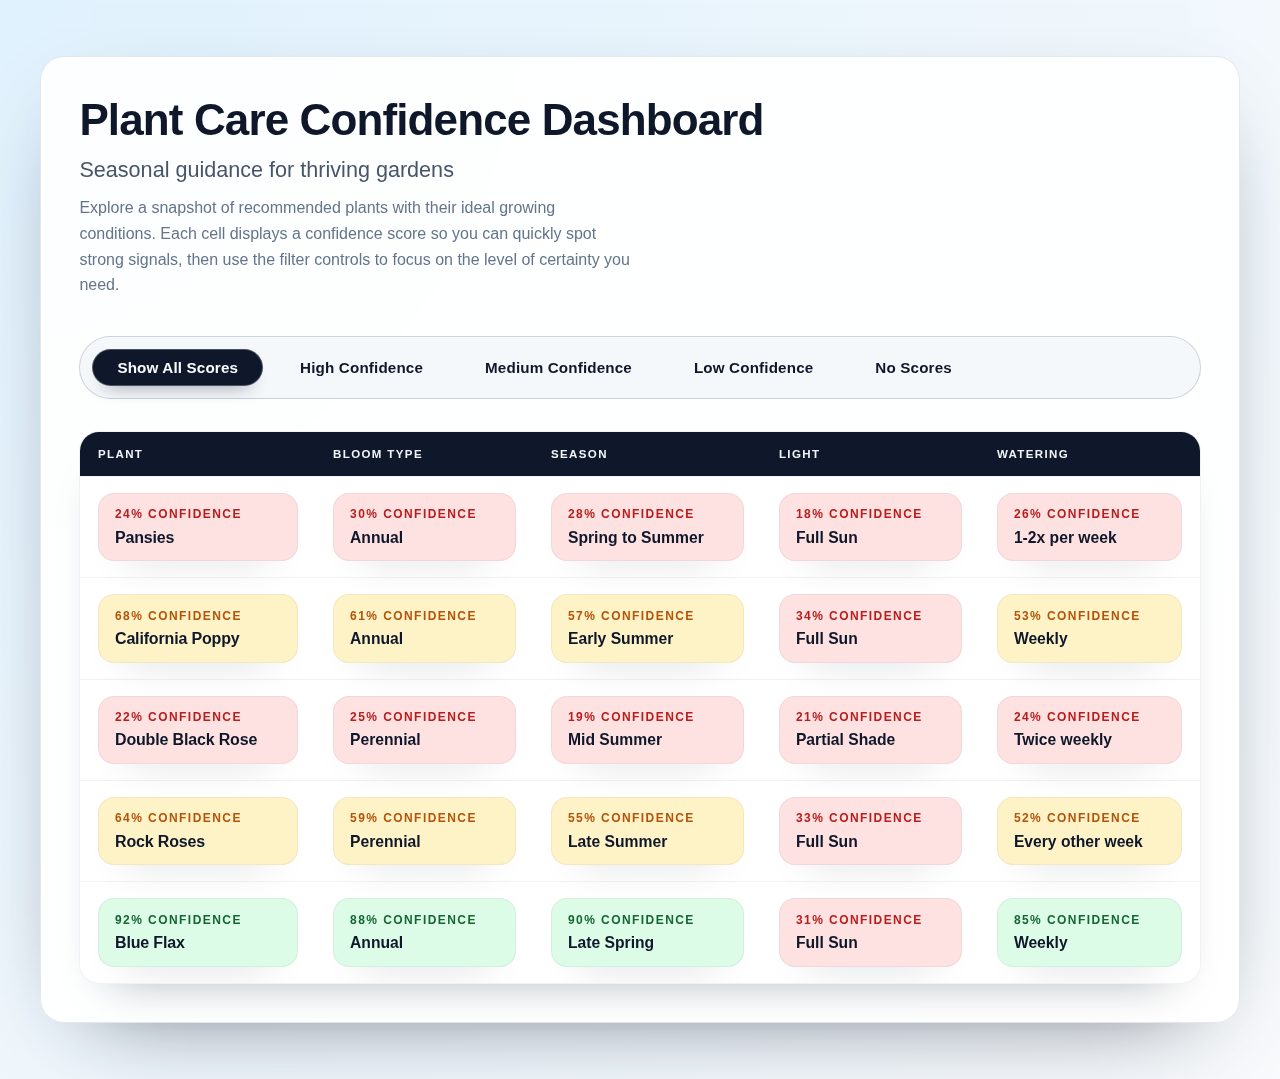
<file: index.html>
<!DOCTYPE html>
<html lang="en">
<head>
  <meta charset="UTF-8">
  <meta name="viewport" content="width=device-width, initial-scale=1.0">
  <title>Plant Care Confidence Dashboard</title>
  <style>
    :root {
      --page-bg-start: #e0f2fe;
      --page-bg-end: #f8fafc;
      --surface-bg: rgba(255, 255, 255, 0.92);
      --surface-border: rgba(148, 163, 184, 0.25);
      --surface-shadow: 0 30px 90px -50px rgba(15, 23, 42, 0.7);
      --text-primary: #0f172a;
      --text-secondary: #475569;
      --muted-text: #64748b;
      --control-bg: rgba(241, 245, 249, 0.75);
      --control-border: rgba(148, 163, 184, 0.45);
      --control-text: #0f172a;
      --control-hover-bg: rgba(148, 163, 184, 0.18);
      --control-active-bg: #0f172a;
      --control-active-text: #f8fafc;
      --table-header-bg: #0f172a;
      --table-header-text: #f1f5f9;
      --table-row-hover: rgba(15, 23, 42, 0.04);
      --badge-border: rgba(15, 23, 42, 0.05);
      --badge-shadow: 0 20px 40px -30px rgba(15, 23, 42, 0.45);
      --badge-high-bg: #dcfce7;
      --badge-high-text: #166534;
      --badge-medium-bg: #fef3c7;
      --badge-medium-text: #b45309;
      --badge-low-bg: #fee2e2;
      --badge-low-text: #b91c1c;
      --badge-none-bg: #e2e8f0;
      --badge-none-text: #475569;
    }

    * {
      box-sizing: border-box;
    }

    body {
      margin: 0;
      min-height: 100vh;
      display: flex;
      justify-content: center;
      padding: 3.5rem 1.5rem;
      font-family: "Inter", "Segoe UI", Roboto, Helvetica, Arial, sans-serif;
      background: radial-gradient(circle at top left, var(--page-bg-start), var(--page-bg-end));
      color: var(--text-primary);
    }

    main.dashboard-shell {
      width: min(1200px, 100%);
      background: var(--surface-bg);
      border: 1px solid var(--surface-border);
      border-radius: 24px;
      padding: clamp(2rem, 3vw, 3rem);
      box-shadow: var(--surface-shadow);
      backdrop-filter: blur(12px);
    }

    .page-header {
      display: grid;
      gap: 0.75rem;
      margin-bottom: clamp(2rem, 3vw, 2.5rem);
    }

    h1 {
      margin: 0;
      font-size: clamp(2.15rem, 4vw, 2.75rem);
      letter-spacing: -0.02em;
    }

    h2 {
      margin: 0;
      font-size: clamp(1.1rem, 2.3vw, 1.35rem);
      font-weight: 500;
      color: var(--text-secondary);
    }

    p.description {
      margin: 0;
      max-width: 62ch;
      color: var(--muted-text);
      line-height: 1.6;
    }

    .controls {
      display: flex;
      gap: 0.75rem;
      flex-wrap: wrap;
      margin-bottom: clamp(1.75rem, 3vw, 2rem);
      padding: 0.75rem;
      border-radius: 999px;
      background: var(--control-bg);
      border: 1px solid var(--control-border);
      box-shadow: inset 0 1px 0 rgba(255, 255, 255, 0.4);
    }

    .controls button {
      border: 1px solid transparent;
      border-radius: 999px;
      padding: 0.55rem 1.5rem;
      font-size: 0.95rem;
      font-weight: 600;
      letter-spacing: 0.01em;
      cursor: pointer;
      color: var(--control-text);
      background-color: transparent;
      transition: background-color 0.2s ease, color 0.2s ease, border-color 0.2s ease, transform 0.2s ease;
    }

    .controls button:hover {
      background-color: var(--control-hover-bg);
      transform: translateY(-1px);
    }

    .controls button.active {
      background-color: var(--control-active-bg);
      color: var(--control-active-text);
      border-color: rgba(255, 255, 255, 0.25);
      box-shadow: 0 12px 18px -12px rgba(15, 23, 42, 0.45);
    }

    .table-card {
      background: rgba(255, 255, 255, 0.98);
      border-radius: 20px;
      overflow: hidden;
      border: 1px solid rgba(148, 163, 184, 0.15);
      box-shadow: 0 24px 45px -32px rgba(15, 23, 42, 0.4);
    }

    .table-card table {
      width: 100%;
      border-collapse: collapse;
    }

    thead {
      background: var(--table-header-bg);
      color: var(--table-header-text);
      text-transform: uppercase;
      font-size: 0.72rem;
      letter-spacing: 0.12em;
    }

    th,
    td {
      padding: 1rem 1.1rem;
      text-align: left;
      border-bottom: 1px solid rgba(148, 163, 184, 0.15);
      vertical-align: top;
    }

    tbody tr:last-of-type td {
      border-bottom: none;
    }

    tbody tr:hover {
      background: var(--table-row-hover);
    }

    td.plant .cell-value {
      font-weight: 700;
      font-size: 1rem;
      letter-spacing: -0.01em;
    }

    .confidence-badge {
      display: flex;
      flex-direction: column;
      gap: 0.45rem;
      align-items: flex-start;
      border-radius: 16px;
      padding: 0.85rem 1rem;
      background: var(--badge-none-bg);
      color: var(--badge-none-text);
      border: 1px solid var(--badge-border);
      box-shadow: var(--badge-shadow);
      transition: background-color 0.2s ease, color 0.2s ease, transform 0.2s ease;
    }

    .confidence-badge:hover {
      transform: translateY(-2px);
    }

    .confidence-score {
      font-size: 0.75rem;
      font-weight: 700;
      letter-spacing: 0.12em;
      text-transform: uppercase;
    }

    .confidence-score[hidden] {
      display: none;
    }

    .cell-value {
      font-size: 0.98rem;
      font-weight: 600;
      color: var(--text-primary);
    }

    .confidence-high {
      background: var(--badge-high-bg);
      color: var(--badge-high-text);
    }

    .confidence-medium {
      background: var(--badge-medium-bg);
      color: var(--badge-medium-text);
    }

    .confidence-low {
      background: var(--badge-low-bg);
      color: var(--badge-low-text);
    }

    .confidence-none {
      background: var(--badge-none-bg);
      color: var(--badge-none-text);
    }

    @media (max-width: 768px) {
      body {
        padding: 2.5rem 1rem;
      }

      .controls {
        border-radius: 18px;
      }

      th,
      td {
        padding: 0.85rem 0.85rem;
      }

      .confidence-badge {
        width: 100%;
      }
    }
  </style>
</head>
<body>
  <main class="dashboard-shell">
    <header class="page-header">
      <h1>Plant Care Confidence Dashboard</h1>
      <h2>Seasonal guidance for thriving gardens</h2>
      <p class="description">Explore a snapshot of recommended plants with their ideal growing conditions. Each cell displays a confidence score so you can quickly spot strong signals, then use the filter controls to focus on the level of certainty you need.</p>
    </header>

    <div class="controls" role="group" aria-label="Confidence filters">
      <button type="button" class="active" aria-pressed="true" data-filter="all">Show All Scores</button>
      <button type="button" aria-pressed="false" data-filter="high">High Confidence</button>
      <button type="button" aria-pressed="false" data-filter="medium">Medium Confidence</button>
      <button type="button" aria-pressed="false" data-filter="low">Low Confidence</button>
      <button type="button" aria-pressed="false" data-filter="none">No Scores</button>
    </div>

    <div class="table-card">
      <table>
        <thead>
          <tr>
            <th>Plant</th>
            <th>Bloom Type</th>
        <th>Season</th>
        <th>Light</th>
        <th>Watering</th>
      </tr>
    </thead>
    <tbody>
      <tr data-row-confidence="low">
        <td class="plant" data-confidence-level="low" data-confidence-score="24% CONFIDENCE" data-value-text="Pansies">
          <div class="confidence-badge confidence-low">
            <span class="confidence-score">24% CONFIDENCE</span>
            <span class="cell-value">Pansies</span>
          </div>
        </td>
        <td data-confidence-level="low" data-confidence-score="30% CONFIDENCE" data-value-text="Annual">
          <div class="confidence-badge confidence-low">
            <span class="confidence-score">30% CONFIDENCE</span>
            <span class="cell-value">Annual</span>
          </div>
        </td>
        <td data-confidence-level="low" data-confidence-score="28% CONFIDENCE" data-value-text="Spring to Summer">
          <div class="confidence-badge confidence-low">
            <span class="confidence-score">28% CONFIDENCE</span>
            <span class="cell-value">Spring to Summer</span>
          </div>
        </td>
        <td data-confidence-level="low" data-confidence-score="18% CONFIDENCE" data-value-text="Full Sun">
          <div class="confidence-badge confidence-low">
            <span class="confidence-score">18% CONFIDENCE</span>
            <span class="cell-value">Full Sun</span>
          </div>
        </td>
        <td data-confidence-level="low" data-confidence-score="26% CONFIDENCE" data-value-text="1-2x per week">
          <div class="confidence-badge confidence-low">
            <span class="confidence-score">26% CONFIDENCE</span>
            <span class="cell-value">1-2x per week</span>
          </div>
        </td>
      </tr>
      <tr data-row-confidence="medium">
        <td class="plant" data-confidence-level="medium" data-confidence-score="68% CONFIDENCE" data-value-text="California Poppy">
          <div class="confidence-badge confidence-medium">
            <span class="confidence-score">68% CONFIDENCE</span>
            <span class="cell-value">California Poppy</span>
          </div>
        </td>
        <td data-confidence-level="medium" data-confidence-score="61% CONFIDENCE" data-value-text="Annual">
          <div class="confidence-badge confidence-medium">
            <span class="confidence-score">61% CONFIDENCE</span>
            <span class="cell-value">Annual</span>
          </div>
        </td>
        <td data-confidence-level="medium" data-confidence-score="57% CONFIDENCE" data-value-text="Early Summer">
          <div class="confidence-badge confidence-medium">
            <span class="confidence-score">57% CONFIDENCE</span>
            <span class="cell-value">Early Summer</span>
          </div>
        </td>
        <td data-confidence-level="low" data-confidence-score="34% CONFIDENCE" data-value-text="Full Sun">
          <div class="confidence-badge confidence-low">
            <span class="confidence-score">34% CONFIDENCE</span>
            <span class="cell-value">Full Sun</span>
          </div>
        </td>
        <td data-confidence-level="medium" data-confidence-score="53% CONFIDENCE" data-value-text="Weekly">
          <div class="confidence-badge confidence-medium">
            <span class="confidence-score">53% CONFIDENCE</span>
            <span class="cell-value">Weekly</span>
          </div>
        </td>
      </tr>
      <tr data-row-confidence="low">
        <td class="plant" data-confidence-level="low" data-confidence-score="22% CONFIDENCE" data-value-text="Double Black Rose">
          <div class="confidence-badge confidence-low">
            <span class="confidence-score">22% CONFIDENCE</span>
            <span class="cell-value">Double Black Rose</span>
          </div>
        </td>
        <td data-confidence-level="low" data-confidence-score="25% CONFIDENCE" data-value-text="Perennial">
          <div class="confidence-badge confidence-low">
            <span class="confidence-score">25% CONFIDENCE</span>
            <span class="cell-value">Perennial</span>
          </div>
        </td>
        <td data-confidence-level="low" data-confidence-score="19% CONFIDENCE" data-value-text="Mid Summer">
          <div class="confidence-badge confidence-low">
            <span class="confidence-score">19% CONFIDENCE</span>
            <span class="cell-value">Mid Summer</span>
          </div>
        </td>
        <td data-confidence-level="low" data-confidence-score="21% CONFIDENCE" data-value-text="Partial Shade">
          <div class="confidence-badge confidence-low">
            <span class="confidence-score">21% CONFIDENCE</span>
            <span class="cell-value">Partial Shade</span>
          </div>
        </td>
        <td data-confidence-level="low" data-confidence-score="24% CONFIDENCE" data-value-text="Twice weekly">
          <div class="confidence-badge confidence-low">
            <span class="confidence-score">24% CONFIDENCE</span>
            <span class="cell-value">Twice weekly</span>
          </div>
        </td>
      </tr>
      <tr data-row-confidence="medium">
        <td class="plant" data-confidence-level="medium" data-confidence-score="64% CONFIDENCE" data-value-text="Rock Roses">
          <div class="confidence-badge confidence-medium">
            <span class="confidence-score">64% CONFIDENCE</span>
            <span class="cell-value">Rock Roses</span>
          </div>
        </td>
        <td data-confidence-level="medium" data-confidence-score="59% CONFIDENCE" data-value-text="Perennial">
          <div class="confidence-badge confidence-medium">
            <span class="confidence-score">59% CONFIDENCE</span>
            <span class="cell-value">Perennial</span>
          </div>
        </td>
        <td data-confidence-level="medium" data-confidence-score="55% CONFIDENCE" data-value-text="Late Summer">
          <div class="confidence-badge confidence-medium">
            <span class="confidence-score">55% CONFIDENCE</span>
            <span class="cell-value">Late Summer</span>
          </div>
        </td>
        <td data-confidence-level="low" data-confidence-score="33% CONFIDENCE" data-value-text="Full Sun">
          <div class="confidence-badge confidence-low">
            <span class="confidence-score">33% CONFIDENCE</span>
            <span class="cell-value">Full Sun</span>
          </div>
        </td>
        <td data-confidence-level="medium" data-confidence-score="52% CONFIDENCE" data-value-text="Every other week">
          <div class="confidence-badge confidence-medium">
            <span class="confidence-score">52% CONFIDENCE</span>
            <span class="cell-value">Every other week</span>
          </div>
        </td>
      </tr>
      <tr data-row-confidence="high">
        <td class="plant" data-confidence-level="high" data-confidence-score="92% CONFIDENCE" data-value-text="Blue Flax">
          <div class="confidence-badge confidence-high">
            <span class="confidence-score">92% CONFIDENCE</span>
            <span class="cell-value">Blue Flax</span>
          </div>
        </td>
        <td data-confidence-level="high" data-confidence-score="88% CONFIDENCE" data-value-text="Annual">
          <div class="confidence-badge confidence-high">
            <span class="confidence-score">88% CONFIDENCE</span>
            <span class="cell-value">Annual</span>
          </div>
        </td>
        <td data-confidence-level="high" data-confidence-score="90% CONFIDENCE" data-value-text="Late Spring">
          <div class="confidence-badge confidence-high">
            <span class="confidence-score">90% CONFIDENCE</span>
            <span class="cell-value">Late Spring</span>
          </div>
        </td>
        <td data-confidence-level="low" data-confidence-score="31% CONFIDENCE" data-value-text="Full Sun">
          <div class="confidence-badge confidence-low">
            <span class="confidence-score">31% CONFIDENCE</span>
            <span class="cell-value">Full Sun</span>
          </div>
        </td>
        <td data-confidence-level="high" data-confidence-score="85% CONFIDENCE" data-value-text="Weekly">
          <div class="confidence-badge confidence-high">
            <span class="confidence-score">85% CONFIDENCE</span>
            <span class="cell-value">Weekly</span>
          </div>
        </td>
      </tr>
    </tbody>
      </table>
    </div>
  </main>

  <script>
    const controls = document.querySelector('.controls');
    const buttons = Array.from(controls.querySelectorAll('button'));
    const rows = Array.from(document.querySelectorAll('tbody tr')).map((row) => {
      const cells = Array.from(row.querySelectorAll('td[data-confidence-level]')).map((cell) => {
        const badge = cell.querySelector('.confidence-badge');
        return {
          badge,
          scoreSpan: badge.querySelector('.confidence-score'),
          valueSpan: badge.querySelector('.cell-value'),
          level: cell.dataset.confidenceLevel,
          scoreText: cell.dataset.confidenceScore,
          valueText: cell.dataset.valueText,
        };
      });

      return {
        row,
        overallLevel: row.dataset.rowConfidence,
        cells,
      };
    });

    function applyBadgeState(badge, variant) {
      badge.classList.remove('confidence-high', 'confidence-medium', 'confidence-low', 'confidence-none');
      badge.classList.add(`confidence-${variant}`);
    }

    function setActiveButton(activeButton) {
      buttons.forEach((button) => {
        const isActive = button === activeButton;
        button.classList.toggle('active', isActive);
        button.setAttribute('aria-pressed', String(isActive));
      });
    }

    function updateConfidence(filter) {
      rows.forEach(({ row, overallLevel, cells }) => {
        const shouldShow = filter === 'all' || filter === 'none' || overallLevel === filter;

        row.hidden = !shouldShow;
        row.setAttribute('aria-hidden', String(!shouldShow));

        cells.forEach(({ badge, scoreSpan, valueSpan, level, scoreText, valueText }) => {
          if (filter === 'none') {
            applyBadgeState(badge, 'none');
            scoreSpan.textContent = '';
            scoreSpan.hidden = true;
          } else {
            applyBadgeState(badge, level);
            scoreSpan.textContent = scoreText;
            scoreSpan.hidden = false;
          }

          valueSpan.textContent = valueText;
        });
      });
    }

    const THEME_ENDPOINT = 'http://127.0.0.1:3845/mcp';

    function applyCssVariables(variables) {
      if (!variables || typeof variables !== 'object') return;

      Object.entries(variables).forEach(([name, value]) => {
        if (typeof value === 'string' && name.startsWith('--')) {
          document.documentElement.style.setProperty(name, value);
        }
      });
    }

    async function loadRemoteTheme() {
      try {
        const response = await fetch(THEME_ENDPOINT, {
          headers: {
            Accept: 'application/json',
          },
        });

        if (!response.ok) {
          console.warn(`Theme endpoint responded with ${response.status}`);
          return;
        }

        const payload = await response.json();
        const possibleSources = [
          payload.cssVariables,
          payload.theme?.cssVariables,
          payload.theme?.variables,
          payload.theme,
        ];

        possibleSources.forEach(applyCssVariables);

        if (payload.typography?.fontFamily) {
          document.body.style.setProperty(
            'font-family',
            `${payload.typography.fontFamily}, "Inter", "Segoe UI", Roboto, Helvetica, Arial, sans-serif`,
          );
        }
      } catch (error) {
        console.warn('Unable to load remote theme from MCP server:', error);
      }
    }

    controls.addEventListener('click', (event) => {
      const button = event.target.closest('button');
      if (!button) return;

      setActiveButton(button);
      updateConfidence(button.dataset.filter);
    });

    updateConfidence('all');
    loadRemoteTheme();
  </script>
</body>
</html>
</file>
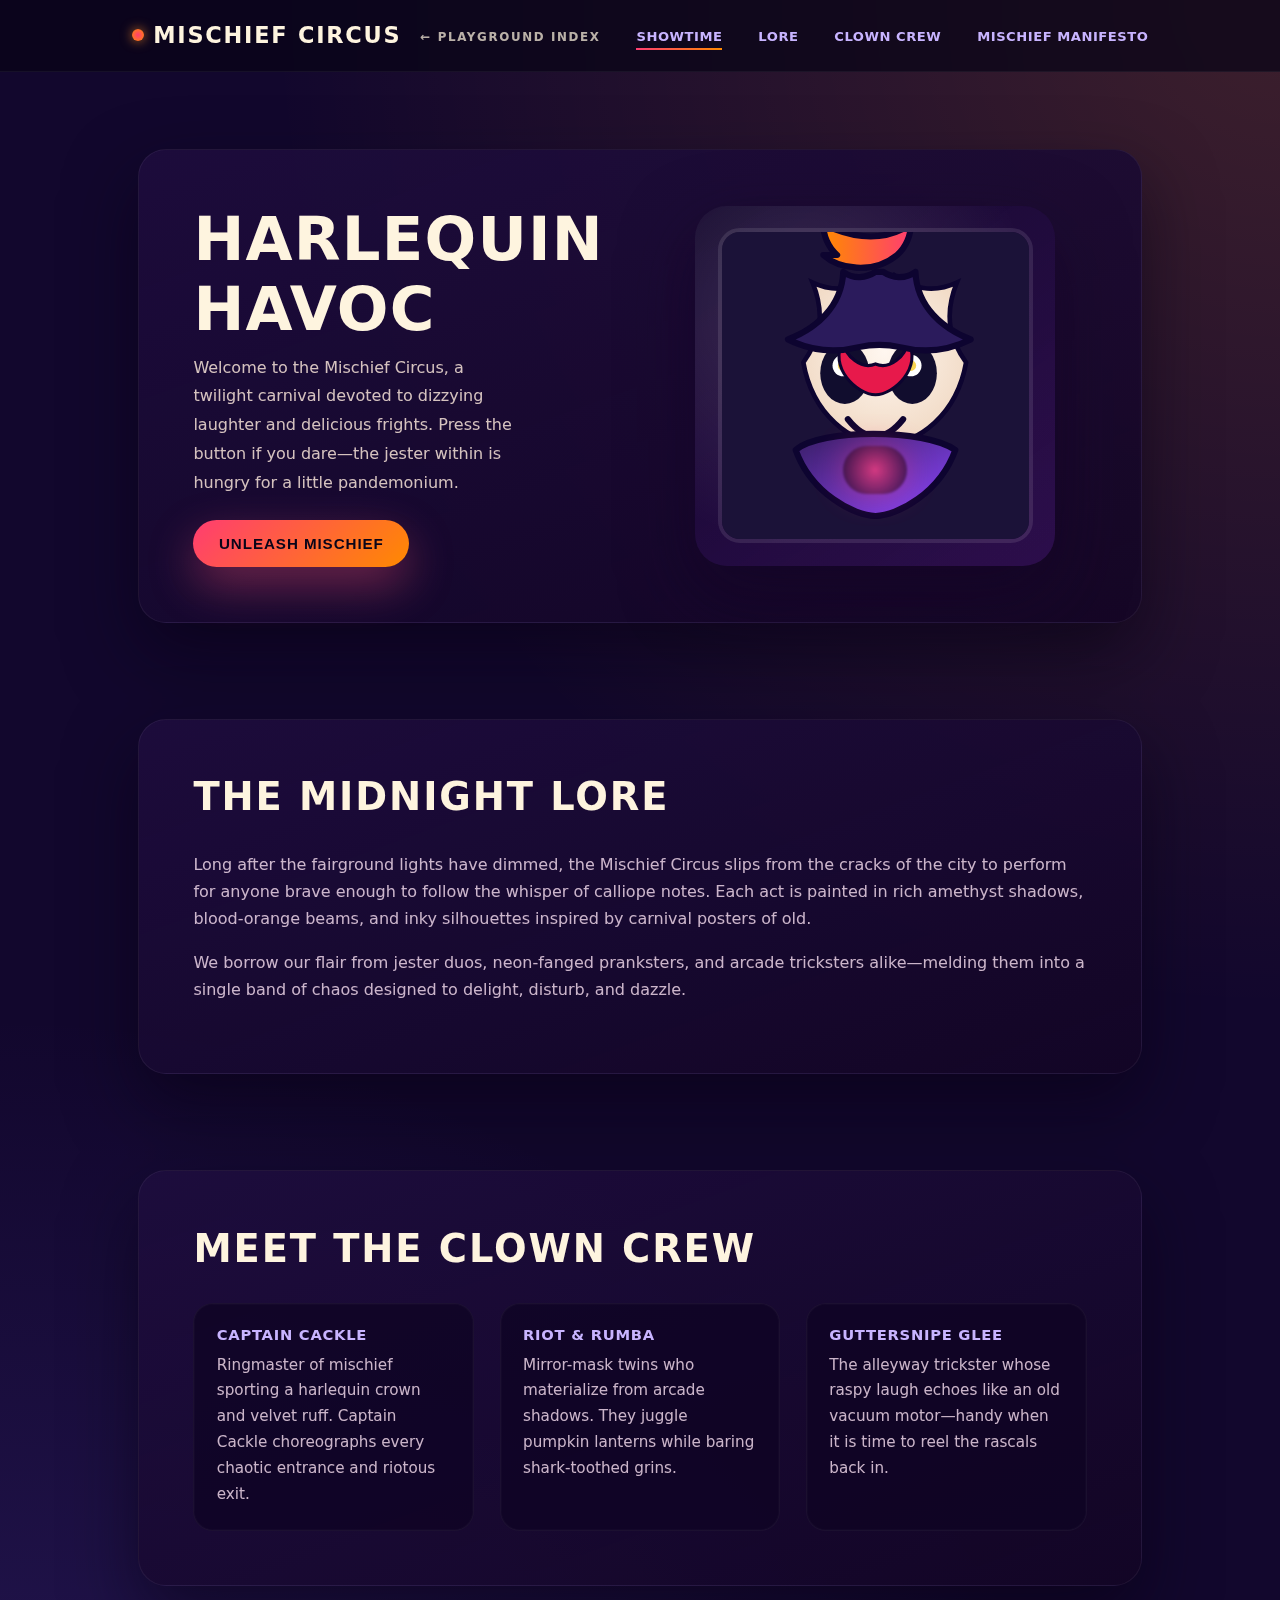
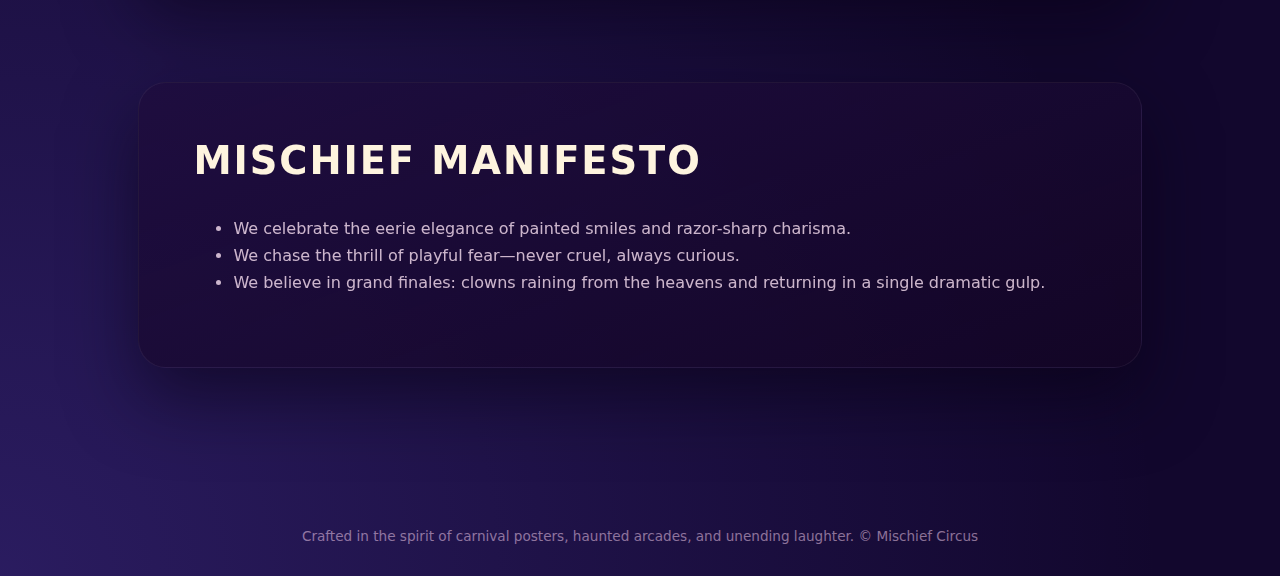
<file: mischief-circus.html>
<!DOCTYPE html>
<html lang="en">
<head>
  <meta charset="UTF-8">
  <meta name="viewport" content="width=device-width, initial-scale=1.0">
  <title>Mischief Circus</title>
  <style>
    :root {
      color-scheme: dark;
      --ink: #0a0419;
      --night: #12072d;
      --plum: #3b1d64;
      --violet: #7c3aed;
      --amber: #ff8a00;
      --scarlet: #ff3d71;
      --cream: #fef4df;
      --muted: #c8b4ff;
      font-family: "Poppins", "Inter", "Segoe UI", system-ui, -apple-system, BlinkMacSystemFont, sans-serif;
    }

    * {
      box-sizing: border-box;
    }

    body {
      margin: 0;
      min-height: 100vh;
      background: radial-gradient(circle at top right, rgba(255, 141, 41, 0.18), transparent 40%),
        radial-gradient(circle at bottom left, rgba(115, 90, 247, 0.25), transparent 46%),
        var(--night);
      color: var(--cream);
      overflow-x: hidden;
    }

    .texture {
      position: fixed;
      inset: 0;
      background-image: url('data:image/svg+xml,%3Csvg xmlns="http://www.w3.org/2000/svg" width="160" height="160" viewBox="0 0 160 160"%3E%3Cg fill="none" stroke="%2313032d" stroke-width="2" opacity="0.34"%3E%3Cpath d="M0 20h160M0 60h160M0 100h160M0 140h160M20 0v160M60 0v160M100 0v160M140 0v160"/%3E%3C/svg%3E');
      mix-blend-mode: soft-light;
      opacity: 0.35;
      pointer-events: none;
      z-index: 0;
    }

    header {
      position: sticky;
      top: 0;
      backdrop-filter: blur(16px);
      background: rgba(9, 4, 22, 0.72);
      border-bottom: 1px solid rgba(255, 255, 255, 0.05);
      z-index: 10;
    }

    .top-bar {
      max-width: 1100px;
      margin: 0 auto;
      display: flex;
      align-items: center;
      justify-content: space-between;
      padding: clamp(1rem, 2vw, 1.4rem) clamp(1.2rem, 4vw, 2.6rem);
      gap: 1rem;
    }

    .brand-mark {
      font-size: 1.4rem;
      font-weight: 700;
      letter-spacing: 0.08em;
      text-transform: uppercase;
      color: var(--cream);
      display: flex;
      align-items: center;
      gap: 0.6rem;
    }

    .brand-mark::before {
      content: "";
      width: 0.75rem;
      height: 0.75rem;
      border-radius: 999px;
      background: radial-gradient(circle, var(--scarlet), var(--amber));
      box-shadow: 0 0 12px rgba(255, 141, 41, 0.8);
    }

    nav ul {
      list-style: none;
      display: flex;
      gap: clamp(1rem, 2.8vw, 2.6rem);
      margin: 0;
      padding: 0;
    }

    nav a {
      position: relative;
      display: inline-flex;
      align-items: center;
      gap: 0.35rem;
      text-decoration: none;
      color: var(--muted);
      font-weight: 600;
      letter-spacing: 0.04em;
      text-transform: uppercase;
      font-size: 0.82rem;
      transition: color 0.2s ease;
    }

    nav a[data-section]::after {
      content: "";
      position: absolute;
      inset-inline: 0;
      bottom: -0.4rem;
      height: 2px;
      transform: scaleX(0);
      transform-origin: center;
      background: linear-gradient(90deg, var(--scarlet), var(--amber));
      transition: transform 0.25s ease;
    }

    nav a:hover,
    nav a:focus-visible {
      color: #fff3ff;
      outline: none;
    }

    nav a[data-section]:hover::after,
    nav a[data-section]:focus-visible::after,
    nav a[data-section].active::after {
      transform: scaleX(1);
    }

    nav .global-link a {
      font-size: 0.74rem;
      letter-spacing: 0.14em;
      color: rgba(254, 244, 223, 0.8);
      opacity: 0.9;
    }

    nav .global-link a:hover,
    nav .global-link a:focus-visible {
      color: #fff;
    }

    main {
      position: relative;
      z-index: 1;
      max-width: 1100px;
      margin: 0 auto;
      padding: clamp(2.5rem, 6vw, 5rem) clamp(1.4rem, 6vw, 3rem) 6rem;
      display: grid;
      gap: clamp(3rem, 8vw, 6rem);
    }

    .hero {
      display: grid;
      grid-template-columns: repeat(auto-fit, minmax(280px, 1fr));
      align-items: center;
      gap: clamp(2rem, 4vw, 3rem);
    }

    .hero-copy h1 {
      margin: 0 0 0.6rem;
      font-size: clamp(2.5rem, 5vw, 3.8rem);
      letter-spacing: 0.02em;
      text-transform: uppercase;
    }

    .hero-copy p {
      margin: 0 0 1.4rem;
      max-width: 32ch;
      color: rgba(255, 236, 222, 0.82);
      line-height: 1.8;
    }

    .call-to-action {
      display: inline-flex;
      align-items: center;
      gap: 0.7rem;
      padding: 0.95rem 1.6rem;
      border-radius: 999px;
      border: 0;
      background: linear-gradient(135deg, var(--scarlet), var(--amber));
      color: var(--ink);
      font-size: 0.95rem;
      font-weight: 700;
      letter-spacing: 0.06em;
      text-transform: uppercase;
      cursor: pointer;
      box-shadow: 0 18px 45px rgba(255, 86, 120, 0.38);
      transition: transform 0.2s ease, box-shadow 0.2s ease;
    }

    .call-to-action:hover,
    .call-to-action:focus-visible {
      transform: translateY(-3px) scale(1.02);
      box-shadow: 0 22px 60px rgba(255, 141, 41, 0.45);
      outline: none;
    }

    .portrait {
      position: relative;
      margin: 0;
      justify-self: center;
      width: min(360px, 72vw);
      aspect-ratio: 1 / 1;
      background: radial-gradient(circle at 30% 30%, rgba(255, 255, 255, 0.14), transparent 65%),
        linear-gradient(145deg, rgba(20, 7, 45, 0.9), rgba(79, 26, 130, 0.4));
      border-radius: 32px;
      box-shadow: 0 26px 70px rgba(20, 4, 38, 0.6);
      display: grid;
      place-items: center;
      padding: 1.4rem;
      overflow: hidden;
    }

    .portrait img {
      width: 100%;
      border-radius: 22px;
      border: 4px solid rgba(255, 255, 255, 0.1);
    }

    .clown-mouth {
      position: absolute;
      width: 64px;
      height: 48px;
      bottom: 20%;
      left: 50%;
      transform: translateX(-50%);
      border-radius: 999px;
      background: radial-gradient(circle, rgba(255, 61, 113, 0.9), rgba(20, 5, 45, 0.95));
      box-shadow: 0 0 32px rgba(255, 61, 113, 0.55);
      opacity: 0.8;
      filter: blur(1px);
      pointer-events: none;
    }

    section {
      background: linear-gradient(160deg, rgba(30, 13, 62, 0.88), rgba(19, 5, 36, 0.82));
      border-radius: 28px;
      padding: clamp(2rem, 5vw, 3.4rem);
      box-shadow: 0 30px 70px rgba(8, 2, 18, 0.55);
      border: 1px solid rgba(255, 255, 255, 0.06);
    }

    section h2 {
      margin-top: 0;
      font-size: clamp(1.8rem, 3.4vw, 2.4rem);
      letter-spacing: 0.05em;
      text-transform: uppercase;
    }

    section p,
    section li {
      color: rgba(255, 231, 247, 0.78);
      line-height: 1.7;
    }

    .spotlight-grid {
      display: grid;
      grid-template-columns: repeat(auto-fit, minmax(210px, 1fr));
      gap: 1.6rem;
      margin-top: 1.4rem;
    }

    .spotlight-card {
      background: rgba(16, 4, 36, 0.78);
      border-radius: 20px;
      padding: 1.4rem;
      border: 1px solid rgba(255, 255, 255, 0.05);
      box-shadow: inset 0 0 0 1px rgba(255, 255, 255, 0.02);
    }

    .spotlight-card h3 {
      margin-top: 0;
      margin-bottom: 0.6rem;
      color: var(--muted);
      letter-spacing: 0.05em;
      text-transform: uppercase;
      font-size: 0.92rem;
    }

    .spotlight-card p {
      margin: 0;
      font-size: 0.95rem;
    }

    footer {
      margin-top: auto;
      text-align: center;
      color: rgba(255, 217, 245, 0.5);
      padding: 4rem 1.5rem 2rem;
      font-size: 0.85rem;
    }

    #mischief-layer {
      position: fixed;
      inset: 0;
      pointer-events: none;
      z-index: 9;
      overflow: visible;
    }

    .clown-sprite {
      position: fixed;
      top: 0;
      left: 0;
      width: 90px;
      height: 90px;
      background: url('assets/clown-portrait.svg') center/cover no-repeat;
      filter: drop-shadow(0 14px 20px rgba(0, 0, 0, 0.55));
      border-radius: 28px;
      transform: translate3d(var(--origin-x, 0px), var(--origin-y, 0px), 0) scale(0.1) rotate(0deg);
      opacity: 0;
      transition: transform 0.65s cubic-bezier(0.16, 1, 0.3, 1), opacity 0.6s ease;
    }

    .clown-sprite.fly {
      opacity: 1;
      transform: translate3d(var(--tx), var(--ty), 0) scale(var(--scale)) rotate(var(--rot));
    }

    .clown-sprite.return {
      transition: transform 0.9s cubic-bezier(0.6, -0.1, 0.4, 1.4), opacity 0.45s ease;
      transform: translate3d(var(--return-x), var(--return-y), 0) scale(0.05) rotate(720deg);
      opacity: 0.6;
      filter: drop-shadow(0 6px 12px rgba(255, 61, 113, 0.35));
    }

    @media (max-width: 720px) {
      nav ul {
        gap: 1rem;
      }

      .top-bar {
        flex-direction: column;
      }

      header {
        position: static;
      }
    }

    @media (prefers-reduced-motion: reduce) {
      *, *::before, *::after {
        animation-duration: 0.001ms !important;
        animation-iteration-count: 1 !important;
        transition-duration: 0.001ms !important;
        scroll-behavior: auto !important;
      }
    }
  </style>
</head>
<body>
  <div class="texture" aria-hidden="true"></div>
  <header>
    <div class="top-bar">
      <div class="brand-mark">Mischief Circus</div>
      <nav aria-label="Main">
        <ul>
          <li class="global-link"><a href="index.html">&#8592; Playground Index</a></li>
          <li><a href="#welcome" class="active" data-section="true">Showtime</a></li>
          <li><a href="#story" data-section="true">Lore</a></li>
          <li><a href="#cast" data-section="true">Clown Crew</a></li>
          <li><a href="#manifesto" data-section="true">Mischief Manifesto</a></li>
        </ul>
      </nav>
    </div>
  </header>
  <main>
    <section id="welcome" class="hero">
      <div class="hero-copy">
        <h1>Harlequin Havoc</h1>
        <p>Welcome to the Mischief Circus, a twilight carnival devoted to dizzying laughter and delicious frights. Press the button if you dare—the jester within is hungry for a little pandemonium.</p>
        <button type="button" class="call-to-action" id="mischief-button" aria-expanded="false">
          <span>Unleash Mischief</span>
        </button>
      </div>
      <figure class="portrait">
        <img src="assets/clown-portrait.svg" alt="A harlequin clown with bright eyes, ruffled collar, and a wicked grin." loading="lazy">
        <span class="clown-mouth" aria-hidden="true"></span>
      </figure>
    </section>

    <section id="story">
      <h2>The Midnight Lore</h2>
      <p>Long after the fairground lights have dimmed, the Mischief Circus slips from the cracks of the city to perform for anyone brave enough to follow the whisper of calliope notes. Each act is painted in rich amethyst shadows, blood-orange beams, and inky silhouettes inspired by carnival posters of old.</p>
      <p>We borrow our flair from jester duos, neon-fanged pranksters, and arcade tricksters alike—melding them into a single band of chaos designed to delight, disturb, and dazzle.</p>
    </section>

    <section id="cast">
      <h2>Meet the Clown Crew</h2>
      <div class="spotlight-grid">
        <article class="spotlight-card">
          <h3>Captain Cackle</h3>
          <p>Ringmaster of mischief sporting a harlequin crown and velvet ruff. Captain Cackle choreographs every chaotic entrance and riotous exit.</p>
        </article>
        <article class="spotlight-card">
          <h3>Riot &amp; Rumba</h3>
          <p>Mirror-mask twins who materialize from arcade shadows. They juggle pumpkin lanterns while baring shark-toothed grins.</p>
        </article>
        <article class="spotlight-card">
          <h3>Guttersnipe Glee</h3>
          <p>The alleyway trickster whose raspy laugh echoes like an old vacuum motor—handy when it is time to reel the rascals back in.</p>
        </article>
      </div>
    </section>

    <section id="manifesto">
      <h2>Mischief Manifesto</h2>
      <ul>
        <li>We celebrate the eerie elegance of painted smiles and razor-sharp charisma.</li>
        <li>We chase the thrill of playful fear—never cruel, always curious.</li>
        <li>We believe in grand finales: clowns raining from the heavens and returning in a single dramatic gulp.</li>
      </ul>
    </section>
  </main>
  <div id="mischief-layer" aria-hidden="true"></div>
  <footer>
    Crafted in the spirit of carnival posters, haunted arcades, and unending laughter. © Mischief Circus
  </footer>

  <script>
    (function () {
      const button = document.getElementById('mischief-button');
      const layer = document.getElementById('mischief-layer');
      const mouth = document.querySelector('.clown-mouth');
      let animating = false;
      let audioContext;

      function ensureAudioContext() {
        if (!audioContext) {
          const AudioCtx = window.AudioContext || window.webkitAudioContext;
          audioContext = new AudioCtx();
        }
        return audioContext;
      }

      function playVacuumSound() {
        const ctx = ensureAudioContext();
        const now = ctx.currentTime;
        const noiseBuffer = ctx.createBuffer(1, ctx.sampleRate * 1.4, ctx.sampleRate);
        const channelData = noiseBuffer.getChannelData(0);
        for (let i = 0; i < channelData.length; i++) {
          channelData[i] = (Math.random() * 2 - 1) * Math.pow(1 - i / channelData.length, 2);
        }
        const noise = ctx.createBufferSource();
        noise.buffer = noiseBuffer;
        const filter = ctx.createBiquadFilter();
        filter.type = 'bandpass';
        filter.frequency.setValueAtTime(220, now);
        filter.Q.value = 0.9;
        const gain = ctx.createGain();
        gain.gain.setValueAtTime(0.0001, now);
        gain.gain.exponentialRampToValueAtTime(0.5, now + 0.12);
        gain.gain.exponentialRampToValueAtTime(0.001, now + 1.35);
        noise.connect(filter);
        filter.connect(gain);
        gain.connect(ctx.destination);
        noise.start(now);
        noise.stop(now + 1.4);

        const oscillator = ctx.createOscillator();
        oscillator.type = 'sawtooth';
        oscillator.frequency.setValueAtTime(90, now);
        oscillator.frequency.exponentialRampToValueAtTime(30, now + 1.4);
        const oscGain = ctx.createGain();
        oscGain.gain.setValueAtTime(0.0001, now);
        oscGain.gain.linearRampToValueAtTime(0.4, now + 0.15);
        oscGain.gain.exponentialRampToValueAtTime(0.001, now + 1.4);
        oscillator.connect(oscGain);
        oscGain.connect(ctx.destination);
        oscillator.start(now);
        oscillator.stop(now + 1.4);
      }

      function unleash() {
        if (animating) {
          return;
        }
        animating = true;
        button.setAttribute('aria-expanded', 'true');
        const buttonRect = button.getBoundingClientRect();
        const mouthRect = mouth.getBoundingClientRect();
        const sprites = [];
        const clownCount = 36;

        for (let i = 0; i < clownCount; i++) {
          const sprite = document.createElement('div');
          sprite.className = 'clown-sprite';
          const size = 64 + Math.random() * 64;
          sprite.style.width = `${size}px`;
          sprite.style.height = `${size}px`;
          const startX = buttonRect.left + buttonRect.width / 2 - size / 2;
          const startY = buttonRect.top + buttonRect.height / 2 - size / 2;
          sprite.style.left = `${startX}px`;
          sprite.style.top = `${startY}px`;

          const destX = Math.random() * window.innerWidth - size / 2;
          const destY = Math.random() * window.innerHeight - size / 2;
          sprite.style.setProperty('--tx', `${destX - startX}px`);
          sprite.style.setProperty('--ty', `${destY - startY}px`);
          const rotation = (Math.random() * 720 - 360).toFixed(2) + 'deg';
          sprite.style.setProperty('--rot', rotation);
          sprite.style.setProperty('--scale', (0.6 + Math.random() * 1.2).toFixed(2));

          const hueRotate = Math.floor(Math.random() * 40 - 20);
          const saturate = 0.9 + Math.random() * 0.4;
          sprite.style.filter = `drop-shadow(0 14px 24px rgba(0,0,0,0.55)) hue-rotate(${hueRotate}deg) saturate(${saturate})`;

          layer.appendChild(sprite);
          sprites.push(sprite);

          requestAnimationFrame(() => {
            sprite.classList.add('fly');
          });
        }

        setTimeout(() => {
          playVacuumSound();
          const updatedMouthRect = mouth.getBoundingClientRect();
          sprites.forEach((sprite) => {
            const rect = sprite.getBoundingClientRect();
            const dx = updatedMouthRect.left + updatedMouthRect.width / 2 - (rect.left + rect.width / 2);
            const dy = updatedMouthRect.top + updatedMouthRect.height / 2 - (rect.top + rect.height / 2);
            sprite.style.setProperty('--return-x', `${dx}px`);
            sprite.style.setProperty('--return-y', `${dy}px`);
            sprite.classList.remove('fly');
            sprite.classList.add('return');
          });
        }, 8000);

        setTimeout(() => {
          sprites.forEach((sprite) => sprite.remove());
          button.setAttribute('aria-expanded', 'false');
          animating = false;
        }, 9500);
      }

      button.addEventListener('click', unleash);
    })();
  </script>
</body>
</html>
</file>
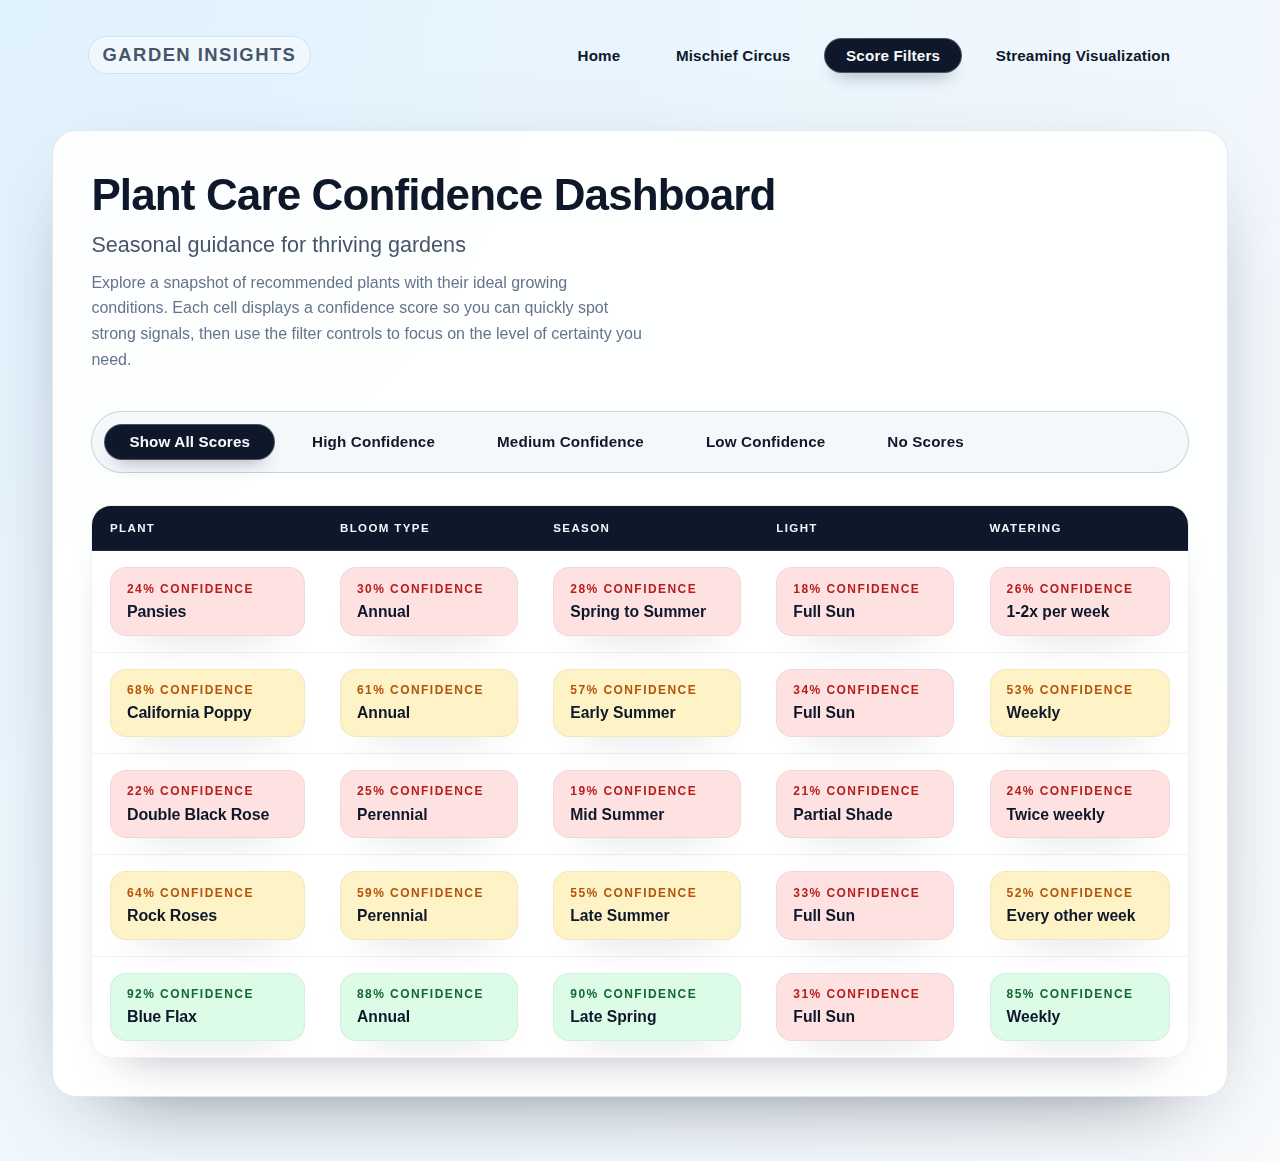
<file: score-filters.html>
<!DOCTYPE html>
<html lang="en">
<head>
  <meta charset="UTF-8">
  <meta name="viewport" content="width=device-width, initial-scale=1.0">
  <title>Score Filters • Plant Care Confidence Dashboard</title>
  <link rel="stylesheet" href="assets/css/site.css">
</head>
<body class="score-filters-page">
  <div class="site-layout">
    <header class="site-header">
      <a class="site-logo" href="index.html">Garden Insights</a>
      <nav class="site-nav" aria-label="Primary navigation">
        <a href="index.html">Home</a>
        <a href="mischief-circus.html">Mischief Circus</a>
        <a href="score-filters.html" aria-current="page">Score Filters</a>
        <a href="streaming-visualization.html">Streaming Visualization</a>
      </nav>
    </header>

    <main class="site-main">
      <section class="dashboard-shell">
        <header class="page-header">
          <h1>Plant Care Confidence Dashboard</h1>
          <h2>Seasonal guidance for thriving gardens</h2>
          <p class="description">Explore a snapshot of recommended plants with their ideal growing conditions. Each cell displays a confidence score so you can quickly spot strong signals, then use the filter controls to focus on the level of certainty you need.</p>
        </header>

        <div class="controls" role="group" aria-label="Confidence filters">
          <button type="button" class="active" aria-pressed="true" data-filter="all">Show All Scores</button>
          <button type="button" aria-pressed="false" data-filter="high">High Confidence</button>
          <button type="button" aria-pressed="false" data-filter="medium">Medium Confidence</button>
          <button type="button" aria-pressed="false" data-filter="low">Low Confidence</button>
          <button type="button" aria-pressed="false" data-filter="none">No Scores</button>
        </div>

        <div class="table-card">
          <table>
            <thead>
              <tr>
                <th>Plant</th>
                <th>Bloom Type</th>
                <th>Season</th>
                <th>Light</th>
                <th>Watering</th>
              </tr>
            </thead>
            <tbody>
              <tr data-row-confidence="low">
                <td class="plant" data-confidence-level="low" data-confidence-score="24% CONFIDENCE" data-value-text="Pansies">
                  <div class="confidence-badge confidence-low">
                    <span class="confidence-score">24% CONFIDENCE</span>
                    <span class="cell-value">Pansies</span>
                  </div>
                </td>
                <td data-confidence-level="low" data-confidence-score="30% CONFIDENCE" data-value-text="Annual">
                  <div class="confidence-badge confidence-low">
                    <span class="confidence-score">30% CONFIDENCE</span>
                    <span class="cell-value">Annual</span>
                  </div>
                </td>
                <td data-confidence-level="low" data-confidence-score="28% CONFIDENCE" data-value-text="Spring to Summer">
                  <div class="confidence-badge confidence-low">
                    <span class="confidence-score">28% CONFIDENCE</span>
                    <span class="cell-value">Spring to Summer</span>
                  </div>
                </td>
                <td data-confidence-level="low" data-confidence-score="18% CONFIDENCE" data-value-text="Full Sun">
                  <div class="confidence-badge confidence-low">
                    <span class="confidence-score">18% CONFIDENCE</span>
                    <span class="cell-value">Full Sun</span>
                  </div>
                </td>
                <td data-confidence-level="low" data-confidence-score="26% CONFIDENCE" data-value-text="1-2x per week">
                  <div class="confidence-badge confidence-low">
                    <span class="confidence-score">26% CONFIDENCE</span>
                    <span class="cell-value">1-2x per week</span>
                  </div>
                </td>
              </tr>
              <tr data-row-confidence="medium">
                <td class="plant" data-confidence-level="medium" data-confidence-score="68% CONFIDENCE" data-value-text="California Poppy">
                  <div class="confidence-badge confidence-medium">
                    <span class="confidence-score">68% CONFIDENCE</span>
                    <span class="cell-value">California Poppy</span>
                  </div>
                </td>
                <td data-confidence-level="medium" data-confidence-score="61% CONFIDENCE" data-value-text="Annual">
                  <div class="confidence-badge confidence-medium">
                    <span class="confidence-score">61% CONFIDENCE</span>
                    <span class="cell-value">Annual</span>
                  </div>
                </td>
                <td data-confidence-level="medium" data-confidence-score="57% CONFIDENCE" data-value-text="Early Summer">
                  <div class="confidence-badge confidence-medium">
                    <span class="confidence-score">57% CONFIDENCE</span>
                    <span class="cell-value">Early Summer</span>
                  </div>
                </td>
                <td data-confidence-level="low" data-confidence-score="34% CONFIDENCE" data-value-text="Full Sun">
                  <div class="confidence-badge confidence-low">
                    <span class="confidence-score">34% CONFIDENCE</span>
                    <span class="cell-value">Full Sun</span>
                  </div>
                </td>
                <td data-confidence-level="medium" data-confidence-score="53% CONFIDENCE" data-value-text="Weekly">
                  <div class="confidence-badge confidence-medium">
                    <span class="confidence-score">53% CONFIDENCE</span>
                    <span class="cell-value">Weekly</span>
                  </div>
                </td>
              </tr>
              <tr data-row-confidence="low">
                <td class="plant" data-confidence-level="low" data-confidence-score="22% CONFIDENCE" data-value-text="Double Black Rose">
                  <div class="confidence-badge confidence-low">
                    <span class="confidence-score">22% CONFIDENCE</span>
                    <span class="cell-value">Double Black Rose</span>
                  </div>
                </td>
                <td data-confidence-level="low" data-confidence-score="25% CONFIDENCE" data-value-text="Perennial">
                  <div class="confidence-badge confidence-low">
                    <span class="confidence-score">25% CONFIDENCE</span>
                    <span class="cell-value">Perennial</span>
                  </div>
                </td>
                <td data-confidence-level="low" data-confidence-score="19% CONFIDENCE" data-value-text="Mid Summer">
                  <div class="confidence-badge confidence-low">
                    <span class="confidence-score">19% CONFIDENCE</span>
                    <span class="cell-value">Mid Summer</span>
                  </div>
                </td>
                <td data-confidence-level="low" data-confidence-score="21% CONFIDENCE" data-value-text="Partial Shade">
                  <div class="confidence-badge confidence-low">
                    <span class="confidence-score">21% CONFIDENCE</span>
                    <span class="cell-value">Partial Shade</span>
                  </div>
                </td>
                <td data-confidence-level="low" data-confidence-score="24% CONFIDENCE" data-value-text="Twice weekly">
                  <div class="confidence-badge confidence-low">
                    <span class="confidence-score">24% CONFIDENCE</span>
                    <span class="cell-value">Twice weekly</span>
                  </div>
                </td>
              </tr>
              <tr data-row-confidence="medium">
                <td class="plant" data-confidence-level="medium" data-confidence-score="64% CONFIDENCE" data-value-text="Rock Roses">
                  <div class="confidence-badge confidence-medium">
                    <span class="confidence-score">64% CONFIDENCE</span>
                    <span class="cell-value">Rock Roses</span>
                  </div>
                </td>
                <td data-confidence-level="medium" data-confidence-score="59% CONFIDENCE" data-value-text="Perennial">
                  <div class="confidence-badge confidence-medium">
                    <span class="confidence-score">59% CONFIDENCE</span>
                    <span class="cell-value">Perennial</span>
                  </div>
                </td>
                <td data-confidence-level="medium" data-confidence-score="55% CONFIDENCE" data-value-text="Late Summer">
                  <div class="confidence-badge confidence-medium">
                    <span class="confidence-score">55% CONFIDENCE</span>
                    <span class="cell-value">Late Summer</span>
                  </div>
                </td>
                <td data-confidence-level="low" data-confidence-score="33% CONFIDENCE" data-value-text="Full Sun">
                  <div class="confidence-badge confidence-low">
                    <span class="confidence-score">33% CONFIDENCE</span>
                    <span class="cell-value">Full Sun</span>
                  </div>
                </td>
                <td data-confidence-level="medium" data-confidence-score="52% CONFIDENCE" data-value-text="Every other week">
                  <div class="confidence-badge confidence-medium">
                    <span class="confidence-score">52% CONFIDENCE</span>
                    <span class="cell-value">Every other week</span>
                  </div>
                </td>
              </tr>
              <tr data-row-confidence="high">
                <td class="plant" data-confidence-level="high" data-confidence-score="92% CONFIDENCE" data-value-text="Blue Flax">
                  <div class="confidence-badge confidence-high">
                    <span class="confidence-score">92% CONFIDENCE</span>
                    <span class="cell-value">Blue Flax</span>
                  </div>
                </td>
                <td data-confidence-level="high" data-confidence-score="88% CONFIDENCE" data-value-text="Annual">
                  <div class="confidence-badge confidence-high">
                    <span class="confidence-score">88% CONFIDENCE</span>
                    <span class="cell-value">Annual</span>
                  </div>
                </td>
                <td data-confidence-level="high" data-confidence-score="90% CONFIDENCE" data-value-text="Late Spring">
                  <div class="confidence-badge confidence-high">
                    <span class="confidence-score">90% CONFIDENCE</span>
                    <span class="cell-value">Late Spring</span>
                  </div>
                </td>
                <td data-confidence-level="low" data-confidence-score="31% CONFIDENCE" data-value-text="Full Sun">
                  <div class="confidence-badge confidence-low">
                    <span class="confidence-score">31% CONFIDENCE</span>
                    <span class="cell-value">Full Sun</span>
                  </div>
                </td>
                <td data-confidence-level="high" data-confidence-score="85% CONFIDENCE" data-value-text="Weekly">
                  <div class="confidence-badge confidence-high">
                    <span class="confidence-score">85% CONFIDENCE</span>
                    <span class="cell-value">Weekly</span>
                  </div>
                </td>
              </tr>
            </tbody>
          </table>
        </div>
      </section>
    </main>
  </div>
  <script src="assets/js/score-filters.js" defer></script>
</body>
</html>
</file>
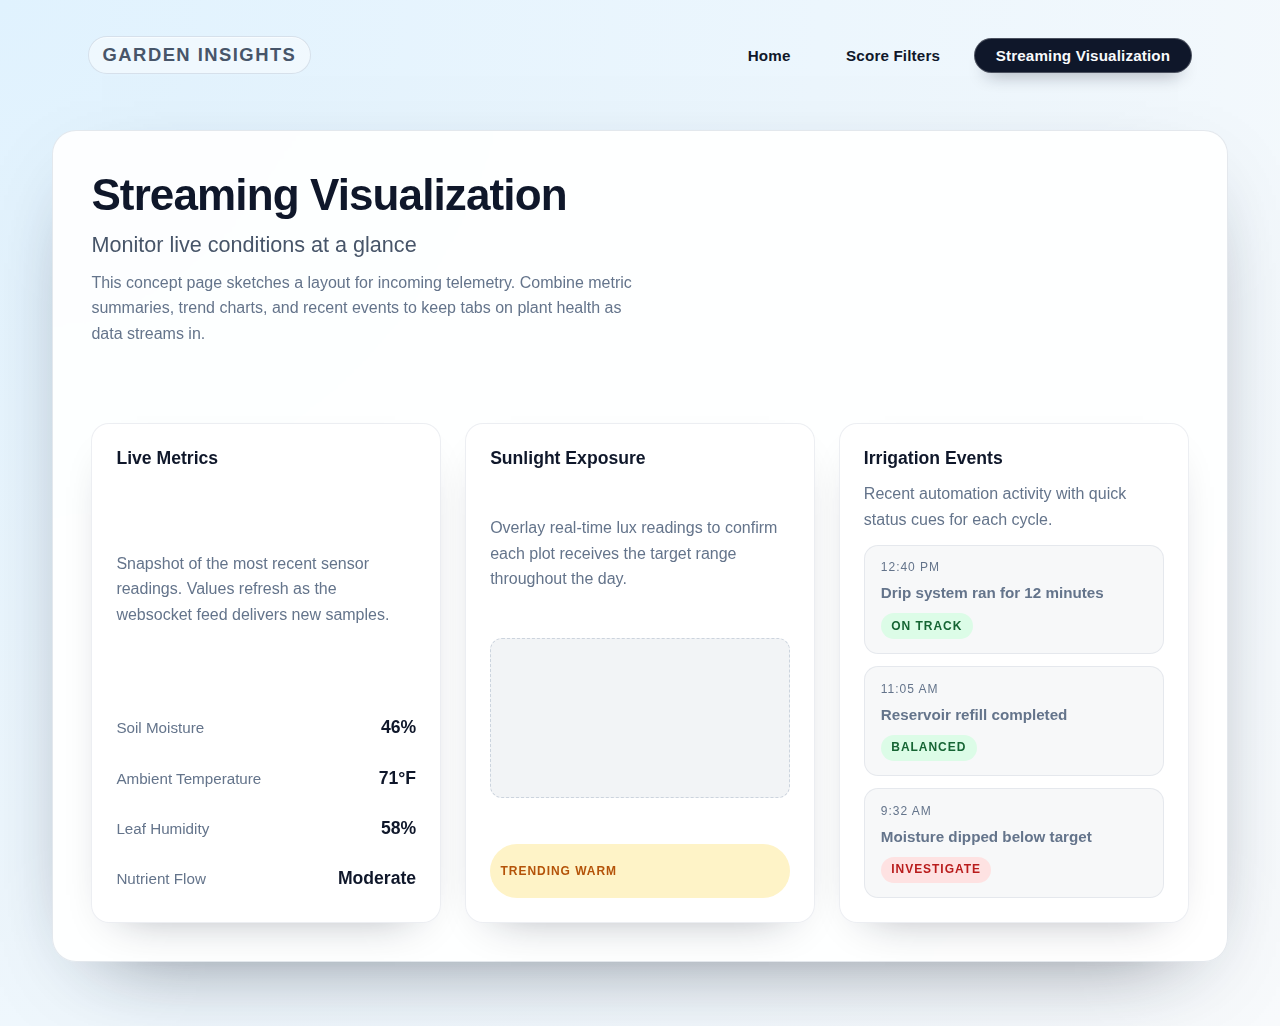
<file: streaming-visualization.html>
<!DOCTYPE html>
<html lang="en">
<head>
  <meta charset="UTF-8">
  <meta name="viewport" content="width=device-width, initial-scale=1.0">
  <title>Streaming Visualization • Garden Insights</title>
  <link rel="stylesheet" href="assets/css/site.css">
</head>
<body class="streaming-page">
  <div class="site-layout">
    <header class="site-header">
      <a class="site-logo" href="index.html">Garden Insights</a>
      <nav class="site-nav" aria-label="Primary navigation">
        <a href="index.html">Home</a>
        <a href="score-filters.html">Score Filters</a>
        <a href="streaming-visualization.html" aria-current="page">Streaming Visualization</a>
      </nav>
    </header>

    <main class="site-main">
      <section class="dashboard-shell streaming-shell">
        <header class="page-header">
          <h1>Streaming Visualization</h1>
          <h2>Monitor live conditions at a glance</h2>
          <p class="description">This concept page sketches a layout for incoming telemetry. Combine metric summaries, trend charts, and recent events to keep tabs on plant health as data streams in.</p>
        </header>

        <div class="streaming-grid">
          <article class="stream-card">
            <h3>Live Metrics</h3>
            <p>Snapshot of the most recent sensor readings. Values refresh as the websocket feed delivers new samples.</p>
            <ul class="metric-list">
              <li><span class="metric-label">Soil Moisture</span><span class="metric-value">46%</span></li>
              <li><span class="metric-label">Ambient Temperature</span><span class="metric-value">71°F</span></li>
              <li><span class="metric-label">Leaf Humidity</span><span class="metric-value">58%</span></li>
              <li><span class="metric-label">Nutrient Flow</span><span class="metric-value">Moderate</span></li>
            </ul>
          </article>

          <article class="stream-card">
            <h3>Sunlight Exposure</h3>
            <p>Overlay real-time lux readings to confirm each plot receives the target range throughout the day.</p>
            <div class="stream-placeholder" aria-hidden="true"></div>
            <span class="status-pill status-watch">Trending Warm</span>
          </article>

          <article class="stream-card">
            <h3>Irrigation Events</h3>
            <p>Recent automation activity with quick status cues for each cycle.</p>
            <ul class="event-list">
              <li>
                <span class="event-timestamp">12:40 PM</span>
                <p class="event-detail">Drip system ran for 12 minutes <span class="status-pill status-good">On track</span></p>
              </li>
              <li>
                <span class="event-timestamp">11:05 AM</span>
                <p class="event-detail">Reservoir refill completed <span class="status-pill status-good">Balanced</span></p>
              </li>
              <li>
                <span class="event-timestamp">9:32 AM</span>
                <p class="event-detail">Moisture dipped below target <span class="status-pill status-alert">Investigate</span></p>
              </li>
            </ul>
          </article>
        </div>
      </section>
    </main>
  </div>
</body>
</html>
</file>
<file: assets/css/site.css>
:root {
  --page-bg-start: #e0f2fe;
  --page-bg-end: #f8fafc;
  --surface-bg: rgba(255, 255, 255, 0.92);
  --surface-border: rgba(148, 163, 184, 0.25);
  --surface-shadow: 0 30px 90px -50px rgba(15, 23, 42, 0.7);
  --text-primary: #0f172a;
  --text-secondary: #475569;
  --muted-text: #64748b;
  --control-bg: rgba(241, 245, 249, 0.75);
  --control-border: rgba(148, 163, 184, 0.45);
  --control-text: #0f172a;
  --control-hover-bg: rgba(148, 163, 184, 0.18);
  --control-active-bg: #0f172a;
  --control-active-text: #f8fafc;
  --table-header-bg: #0f172a;
  --table-header-text: #f1f5f9;
  --table-row-hover: rgba(15, 23, 42, 0.04);
  --badge-border: rgba(15, 23, 42, 0.05);
  --badge-shadow: 0 20px 40px -30px rgba(15, 23, 42, 0.45);
  --badge-high-bg: #dcfce7;
  --badge-high-text: #166534;
  --badge-medium-bg: #fef3c7;
  --badge-medium-text: #b45309;
  --badge-low-bg: #fee2e2;
  --badge-low-text: #b91c1c;
  --badge-none-bg: #e2e8f0;
  --badge-none-text: #475569;
}

* {
  box-sizing: border-box;
}

body {
  margin: 0;
  min-height: 100vh;
  font-family: "Inter", "Segoe UI", Roboto, Helvetica, Arial, sans-serif;
  background: radial-gradient(circle at top left, var(--page-bg-start), var(--page-bg-end));
  color: var(--text-primary);
}

a {
  color: inherit;
  text-decoration: none;
}

a:focus-visible,
button:focus-visible {
  outline: 3px solid rgba(59, 130, 246, 0.5);
  outline-offset: 3px;
  border-radius: 8px;
}

.site-layout {
  min-height: 100vh;
  display: flex;
  flex-direction: column;
}

.site-header {
  width: min(1200px, 100%);
  margin: 0 auto;
  display: flex;
  align-items: center;
  justify-content: space-between;
  gap: 1.5rem;
  padding: clamp(1.5rem, 4vw, 2.25rem) clamp(1.5rem, 5vw, 3rem) 0;
}

.site-logo {
  font-size: clamp(1rem, 1.8vw, 1.15rem);
  font-weight: 700;
  letter-spacing: 0.08em;
  text-transform: uppercase;
  color: var(--text-secondary);
  padding: 0.45rem 0.85rem;
  border-radius: 999px;
  border: 1px solid rgba(148, 163, 184, 0.28);
  background: rgba(255, 255, 255, 0.45);
  box-shadow: inset 0 1px 0 rgba(255, 255, 255, 0.5);
}

.site-nav {
  display: flex;
  align-items: center;
  gap: 0.75rem;
  flex-wrap: wrap;
}

.site-nav a {
  border: 1px solid transparent;
  border-radius: 999px;
  padding: 0.5rem 1.3rem;
  font-size: 0.95rem;
  font-weight: 600;
  letter-spacing: 0.01em;
  color: var(--control-text);
  background-color: transparent;
  transition: background-color 0.2s ease, color 0.2s ease, border-color 0.2s ease, transform 0.2s ease;
}

.site-nav a:hover {
  background-color: var(--control-hover-bg);
  transform: translateY(-1px);
}

.site-nav a[aria-current="page"] {
  background-color: var(--control-active-bg);
  color: var(--control-active-text);
  border-color: rgba(255, 255, 255, 0.25);
  box-shadow: 0 12px 18px -12px rgba(15, 23, 42, 0.45);
}

.site-main {
  flex: 1;
  display: flex;
  justify-content: center;
  align-items: flex-start;
  padding: clamp(2.5rem, 5vw, 3.5rem) clamp(1.5rem, 6vw, 3.25rem) clamp(3rem, 6vw, 4rem);
}

.dashboard-shell {
  width: min(1200px, 100%);
  background: var(--surface-bg);
  border: 1px solid var(--surface-border);
  border-radius: 24px;
  padding: clamp(2rem, 3vw, 3rem);
  box-shadow: var(--surface-shadow);
  backdrop-filter: blur(12px);
}

.page-header {
  display: grid;
  gap: 0.75rem;
  margin-bottom: clamp(2rem, 3vw, 2.5rem);
}

h1 {
  margin: 0;
  font-size: clamp(2.15rem, 4vw, 2.75rem);
  letter-spacing: -0.02em;
}

h2 {
  margin: 0;
  font-size: clamp(1.1rem, 2.3vw, 1.35rem);
  font-weight: 500;
  color: var(--text-secondary);
}

p.description {
  margin: 0;
  max-width: 62ch;
  color: var(--muted-text);
  line-height: 1.6;
}

.controls {
  display: flex;
  gap: 0.75rem;
  flex-wrap: wrap;
  margin-bottom: clamp(1.75rem, 3vw, 2rem);
  padding: 0.75rem;
  border-radius: 999px;
  background: var(--control-bg);
  border: 1px solid var(--control-border);
  box-shadow: inset 0 1px 0 rgba(255, 255, 255, 0.4);
}

.controls button {
  border: 1px solid transparent;
  border-radius: 999px;
  padding: 0.55rem 1.5rem;
  font-size: 0.95rem;
  font-weight: 600;
  letter-spacing: 0.01em;
  cursor: pointer;
  color: var(--control-text);
  background-color: transparent;
  transition: background-color 0.2s ease, color 0.2s ease, border-color 0.2s ease, transform 0.2s ease;
}

.controls button:hover {
  background-color: var(--control-hover-bg);
  transform: translateY(-1px);
}

.controls button.active {
  background-color: var(--control-active-bg);
  color: var(--control-active-text);
  border-color: rgba(255, 255, 255, 0.25);
  box-shadow: 0 12px 18px -12px rgba(15, 23, 42, 0.45);
}

.table-card {
  background: rgba(255, 255, 255, 0.98);
  border-radius: 20px;
  overflow: hidden;
  border: 1px solid rgba(148, 163, 184, 0.15);
  box-shadow: 0 24px 45px -32px rgba(15, 23, 42, 0.4);
}

.table-card table {
  width: 100%;
  border-collapse: collapse;
}

thead {
  background: var(--table-header-bg);
  color: var(--table-header-text);
  text-transform: uppercase;
  font-size: 0.72rem;
  letter-spacing: 0.12em;
}

th,
td {
  padding: 1rem 1.1rem;
  text-align: left;
  border-bottom: 1px solid rgba(148, 163, 184, 0.15);
  vertical-align: top;
}

tbody tr:last-of-type td {
  border-bottom: none;
}

tbody tr:hover {
  background: var(--table-row-hover);
}

td.plant .cell-value {
  font-weight: 700;
  font-size: 1rem;
  letter-spacing: -0.01em;
}

.confidence-badge {
  display: flex;
  flex-direction: column;
  gap: 0.45rem;
  align-items: flex-start;
  border-radius: 16px;
  padding: 0.85rem 1rem;
  background: var(--badge-none-bg);
  color: var(--badge-none-text);
  border: 1px solid var(--badge-border);
  box-shadow: var(--badge-shadow);
  transition: background-color 0.2s ease, color 0.2s ease, transform 0.2s ease;
}

.confidence-badge:hover {
  transform: translateY(-2px);
}

.confidence-score {
  font-size: 0.75rem;
  font-weight: 700;
  letter-spacing: 0.12em;
  text-transform: uppercase;
}

.confidence-score[hidden] {
  display: none;
}

.cell-value {
  font-size: 0.98rem;
  font-weight: 600;
  color: var(--text-primary);
}

.confidence-high {
  background: var(--badge-high-bg);
  color: var(--badge-high-text);
}

.confidence-medium {
  background: var(--badge-medium-bg);
  color: var(--badge-medium-text);
}

.confidence-low {
  background: var(--badge-low-bg);
  color: var(--badge-low-text);
}

.confidence-none {
  background: var(--badge-none-bg);
  color: var(--badge-none-text);
}

.confidence-badge.no-score-active {
  background: #ffffff;
  color: var(--text-primary);
  border-color: transparent;
  box-shadow: 0 12px 28px -24px rgba(15, 23, 42, 0.45);
}

.landing-shell {
  width: min(1100px, 100%);
  display: grid;
  gap: clamp(2rem, 4vw, 2.75rem);
}

.landing-hero {
  display: grid;
  gap: 1rem;
  max-width: 72ch;
}

.landing-hero h1 {
  font-size: clamp(2.4rem, 4.8vw, 3rem);
}

.landing-hero p {
  font-size: clamp(1rem, 2vw, 1.12rem);
  color: var(--muted-text);
  margin: 0;
  line-height: 1.7;
}

.page-card-grid {
  display: grid;
  gap: 1.5rem;
  grid-template-columns: repeat(auto-fit, minmax(260px, 1fr));
}

.page-card {
  position: relative;
  display: grid;
  gap: 0.75rem;
  padding: 1.75rem;
  background: rgba(255, 255, 255, 0.96);
  border-radius: 20px;
  border: 1px solid rgba(148, 163, 184, 0.18);
  box-shadow: 0 18px 40px -26px rgba(15, 23, 42, 0.4);
  transition: transform 0.2s ease, box-shadow 0.2s ease;
}

.page-card:hover {
  transform: translateY(-4px);
  box-shadow: 0 28px 50px -28px rgba(15, 23, 42, 0.45);
}

.page-card h2 {
  margin: 0;
  font-size: 1.35rem;
}

.page-card p {
  margin: 0;
  color: var(--muted-text);
  line-height: 1.6;
}

.page-card-cta {
  font-weight: 600;
  color: var(--control-active-bg);
  display: inline-flex;
  align-items: center;
  gap: 0.3rem;
}

.page-card-cta::after {
  content: "→";
  font-size: 1.1em;
}

.streaming-shell {
  display: grid;
  gap: clamp(1.75rem, 3vw, 2.5rem);
}

.streaming-grid {
  display: grid;
  gap: 1.5rem;
  grid-template-columns: repeat(auto-fit, minmax(280px, 1fr));
}

.stream-card {
  background: rgba(255, 255, 255, 0.96);
  border-radius: 18px;
  border: 1px solid rgba(148, 163, 184, 0.18);
  padding: 1.5rem;
  display: grid;
  gap: 0.75rem;
  box-shadow: 0 18px 45px -30px rgba(15, 23, 42, 0.45);
}

.stream-card h3 {
  margin: 0;
  font-size: 1.1rem;
}

.stream-card p {
  margin: 0;
  color: var(--muted-text);
  line-height: 1.6;
}

.stream-placeholder {
  border-radius: 12px;
  border: 1px dashed rgba(148, 163, 184, 0.4);
  background: rgba(148, 163, 184, 0.12);
  height: 160px;
}

@media (max-width: 900px) {
  .site-header {
    flex-direction: column;
    align-items: flex-start;
  }

  .site-nav {
    width: 100%;
  }

  .site-main {
    padding-top: clamp(2rem, 6vw, 3rem);
  }
}

@media (max-width: 768px) {
  .controls {
    border-radius: 18px;
  }

  th,
  td {
    padding: 0.85rem 0.85rem;
  }

  .confidence-badge {
    width: 100%;
  }

  .landing-hero h1 {
    font-size: clamp(2.1rem, 7vw, 2.65rem);
  }
}

.metric-list {
  margin: 0;
  padding: 0;
  list-style: none;
  display: grid;
  gap: 0.75rem;
}

.metric-list li {
  display: flex;
  justify-content: space-between;
  align-items: center;
  gap: 1rem;
  font-weight: 600;
}

.metric-label {
  font-size: 0.95rem;
  color: var(--muted-text);
  font-weight: 500;
}

.metric-value {
  font-size: 1.1rem;
  color: var(--control-active-bg);
}

.status-pill {
  display: inline-flex;
  align-items: center;
  gap: 0.25rem;
  border-radius: 999px;
  padding: 0.2rem 0.65rem;
  font-size: 0.75rem;
  font-weight: 700;
  letter-spacing: 0.08em;
  text-transform: uppercase;
}

.status-good {
  background: var(--badge-high-bg);
  color: var(--badge-high-text);
}

.status-watch {
  background: var(--badge-medium-bg);
  color: var(--badge-medium-text);
}

.status-alert {
  background: var(--badge-low-bg);
  color: var(--badge-low-text);
}

.event-list {
  margin: 0;
  padding: 0;
  list-style: none;
  display: grid;
  gap: 0.75rem;
}

.event-list li {
  padding: 0.9rem 1rem;
  border-radius: 14px;
  background: rgba(148, 163, 184, 0.08);
  border: 1px solid rgba(148, 163, 184, 0.18);
  display: grid;
  gap: 0.45rem;
}

.event-timestamp {
  font-size: 0.75rem;
  letter-spacing: 0.08em;
  text-transform: uppercase;
  color: var(--muted-text);
}

.event-detail {
  margin: 0;
  font-size: 0.95rem;
  font-weight: 600;
  display: flex;
  flex-wrap: wrap;
  gap: 0.5rem;
  align-items: center;
}
</file>
